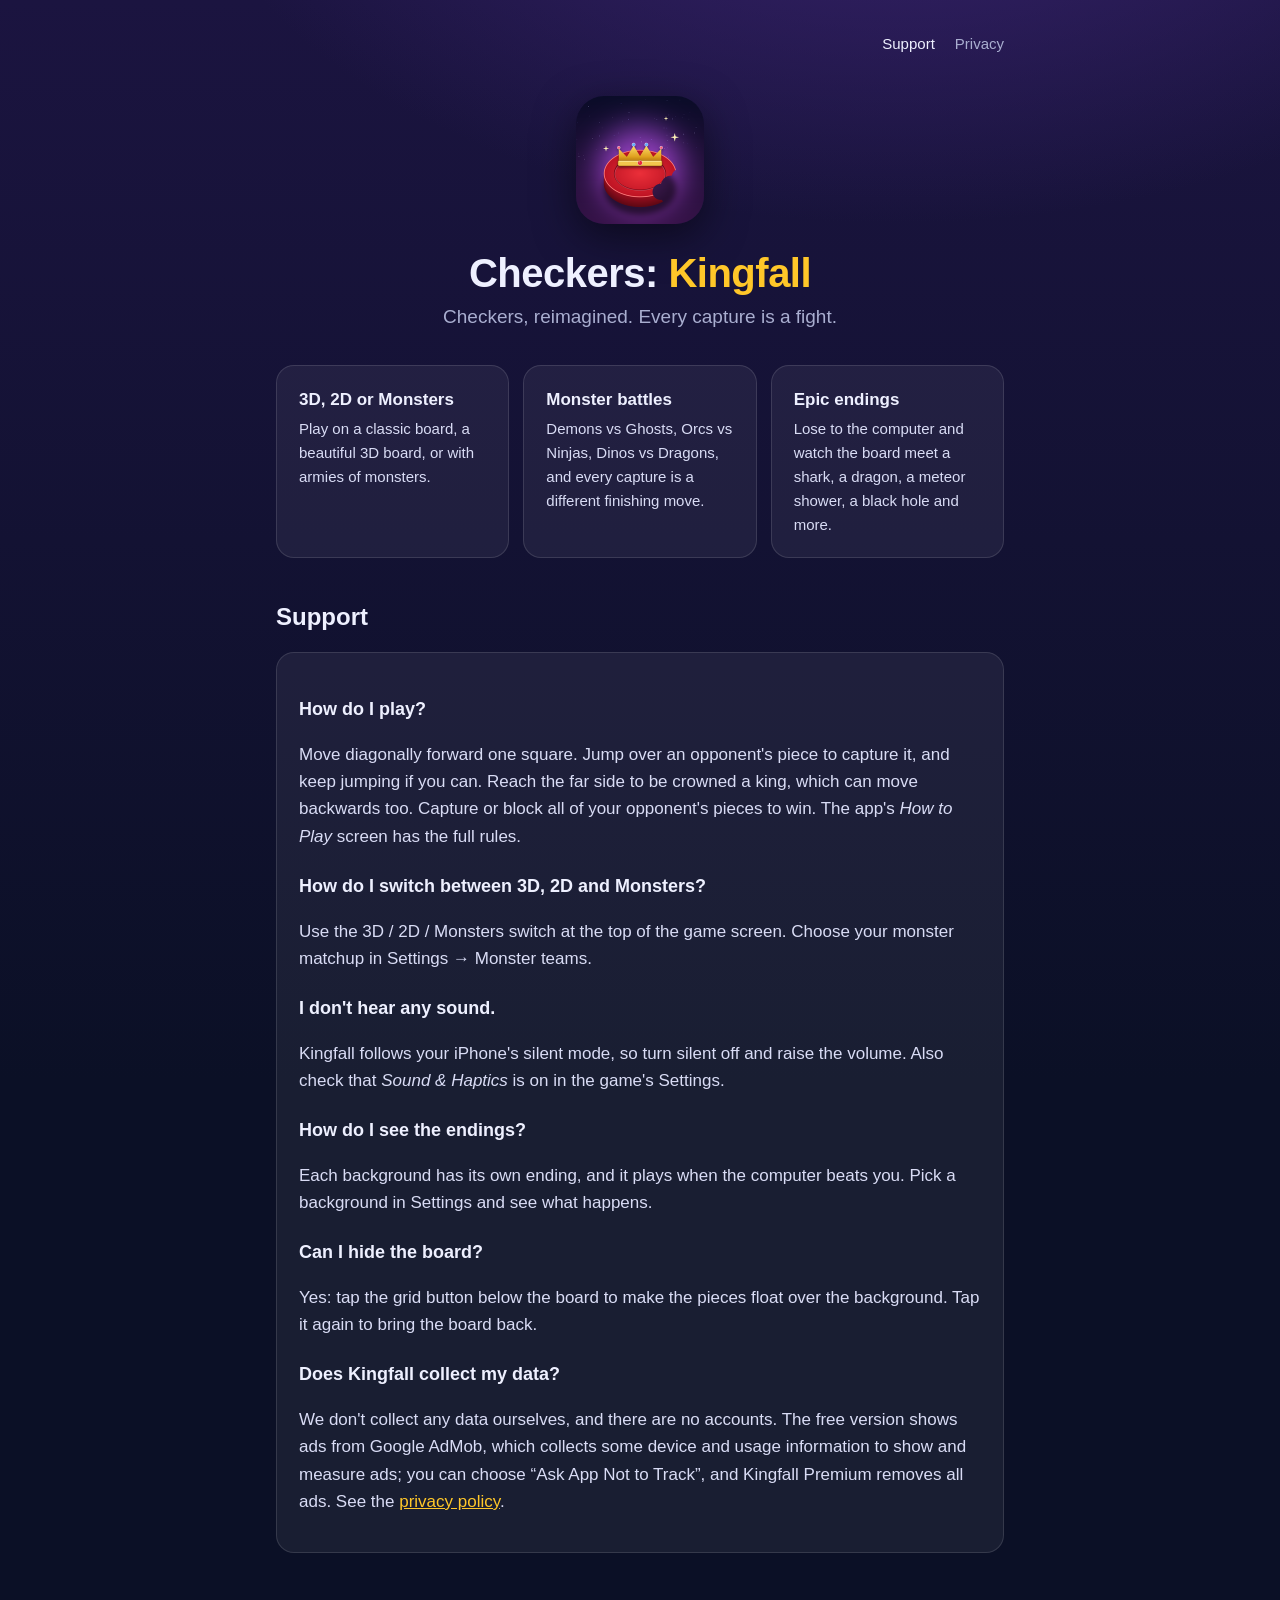
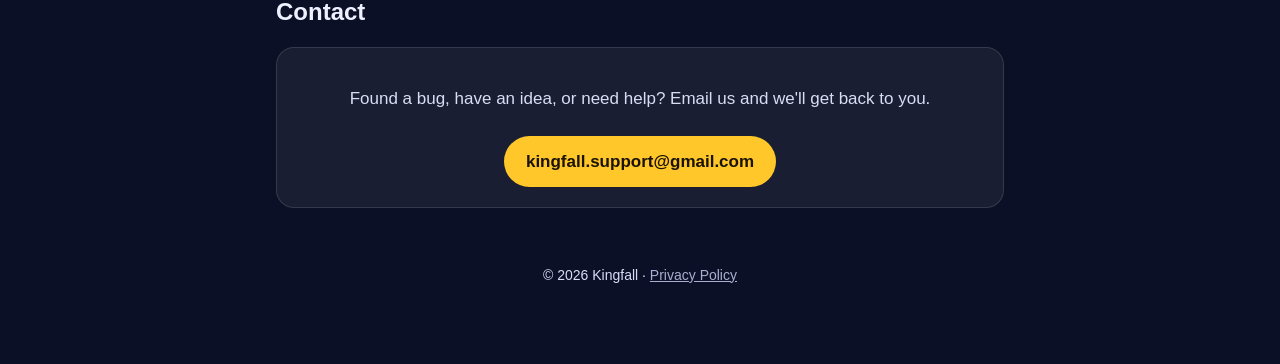
<file: index.html>
<!doctype html>
<html lang="en">
<head>
  <meta charset="utf-8">
  <meta name="viewport" content="width=device-width, initial-scale=1">
  <title>Kingfall: Monster Checkers</title>
  <meta name="description" content="Kingfall is checkers reimagined: 3D boards, monster armies that fight for every capture, and spectacular themed endings. Support and contact.">
  <link rel="icon" href="icon.png">
  <link rel="apple-touch-icon" href="icon.png">
  <link rel="stylesheet" href="style.css">
</head>
<body>
  <div class="wrap">
    <nav><a href="./" aria-current="page">Support</a><a href="privacy.html">Privacy</a></nav>

    <header>
      <img src="icon.png" alt="Kingfall app icon">
      <h1>Checkers: <span>Kingfall</span></h1>
      <p class="tag">Checkers, reimagined. Every capture is a fight.</p>
    </header>

    <div class="features">
      <div class="card"><b>3D, 2D or Monsters</b><p>Play on a classic board, a beautiful 3D board, or with armies of monsters.</p></div>
      <div class="card"><b>Monster battles</b><p>Demons vs Ghosts, Orcs vs Ninjas, Dinos vs Dragons, and every capture is a different finishing move.</p></div>
      <div class="card"><b>Epic endings</b><p>Lose to the computer and watch the board meet a shark, a dragon, a meteor shower, a black hole and more.</p></div>
    </div>

    <h2>Support</h2>
    <div class="card">
      <h3>How do I play?</h3>
      <p>Move diagonally forward one square. Jump over an opponent's piece to capture it, and keep jumping if you can. Reach the far side to be crowned a king, which can move backwards too. Capture or block all of your opponent's pieces to win. The app's <em>How to Play</em> screen has the full rules.</p>

      <h3>How do I switch between 3D, 2D and Monsters?</h3>
      <p>Use the 3D / 2D / Monsters switch at the top of the game screen. Choose your monster matchup in Settings → Monster teams.</p>

      <h3>I don't hear any sound.</h3>
      <p>Kingfall follows your iPhone's silent mode, so turn silent off and raise the volume. Also check that <em>Sound &amp; Haptics</em> is on in the game's Settings.</p>

      <h3>How do I see the endings?</h3>
      <p>Each background has its own ending, and it plays when the computer beats you. Pick a background in Settings and see what happens.</p>

      <h3>Can I hide the board?</h3>
      <p>Yes: tap the grid button below the board to make the pieces float over the background. Tap it again to bring the board back.</p>

      <h3>Does Kingfall collect my data?</h3>
      <p>We don't collect any data ourselves, and there are no accounts. The free version shows ads from Google AdMob, which collects some device and usage information to show and measure ads; you can choose &ldquo;Ask App Not to Track&rdquo;, and Kingfall Premium removes all ads. See the <a href="privacy.html">privacy policy</a>.</p>
    </div>

    <h2>Contact</h2>
    <div class="card contact">
      <p>Found a bug, have an idea, or need help? Email us and we'll get back to you.</p>
      <a class="button" href="mailto:kingfall.support@gmail.com?subject=Kingfall%20support">kingfall.support@gmail.com</a>
    </div>

    <footer>
      <p>© 2026 Kingfall · <a href="privacy.html">Privacy Policy</a></p>
    </footer>
  </div>
</body>
</html>
</file>
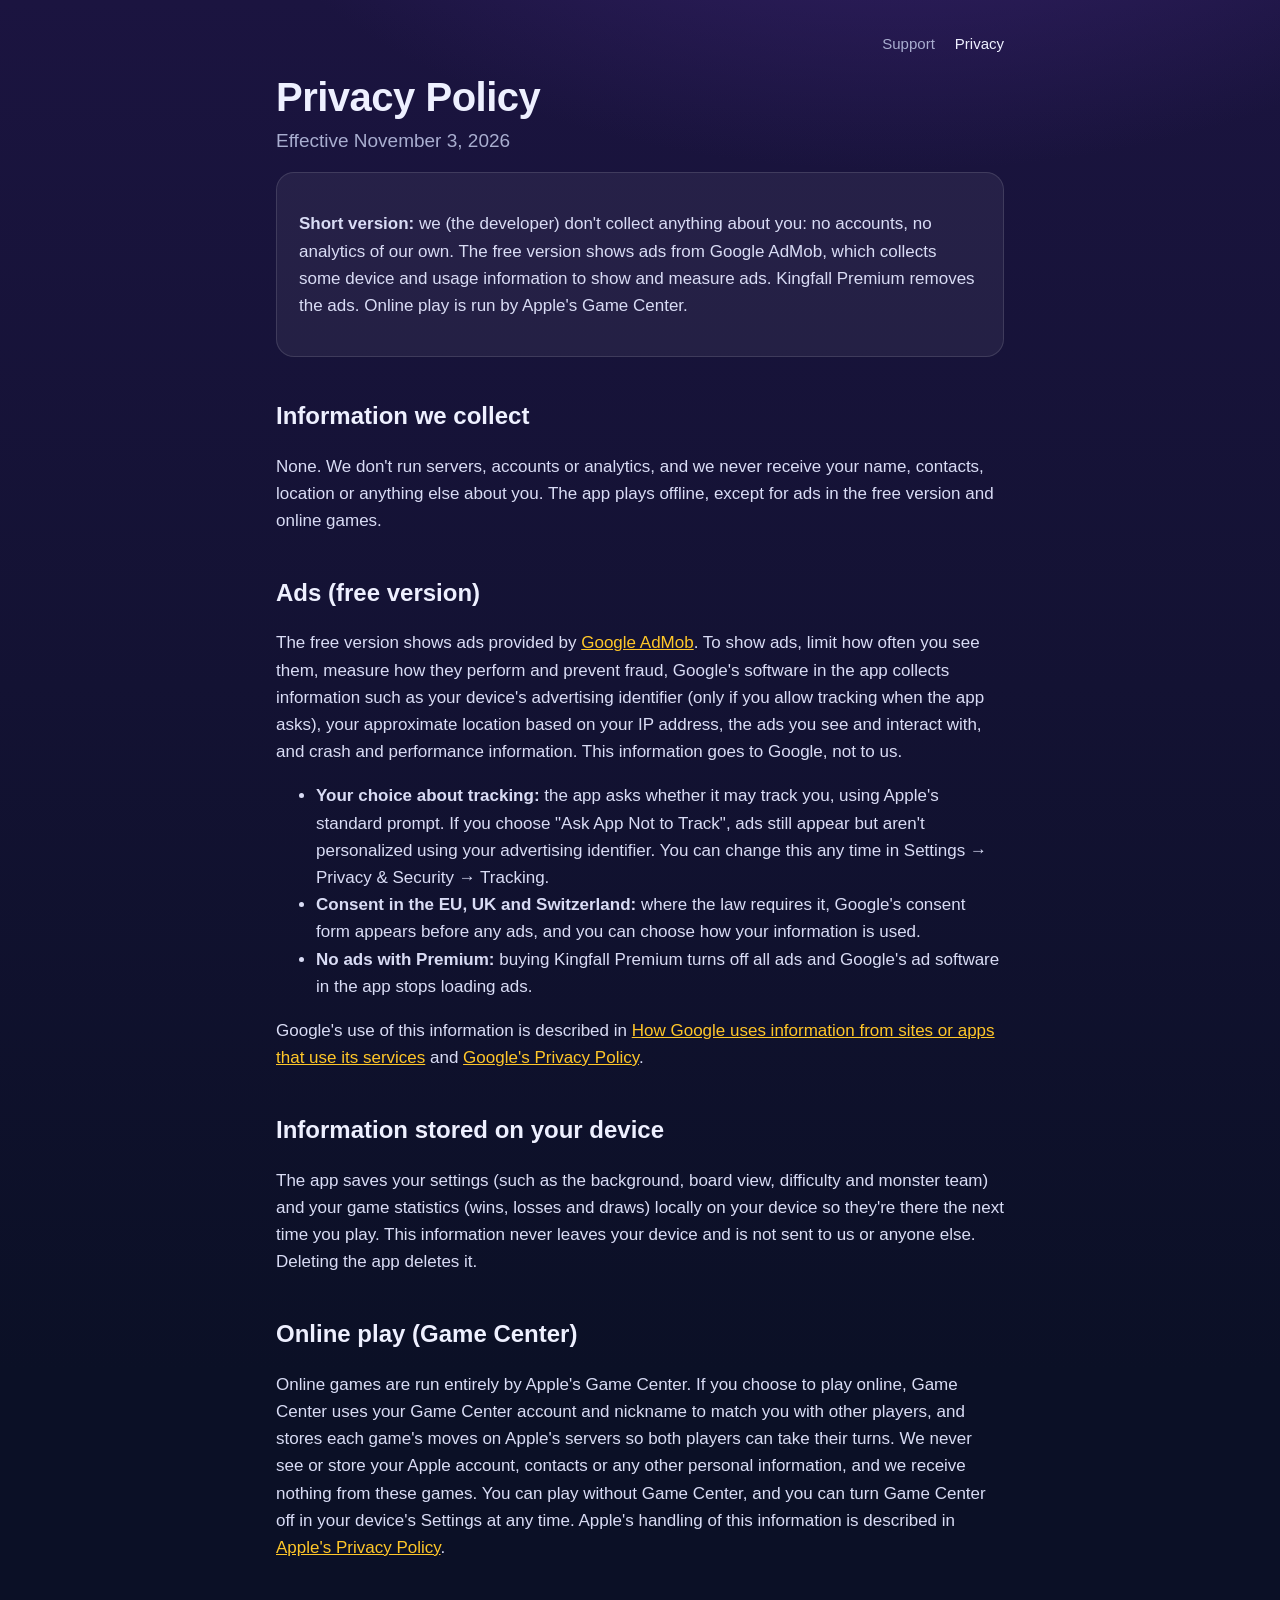
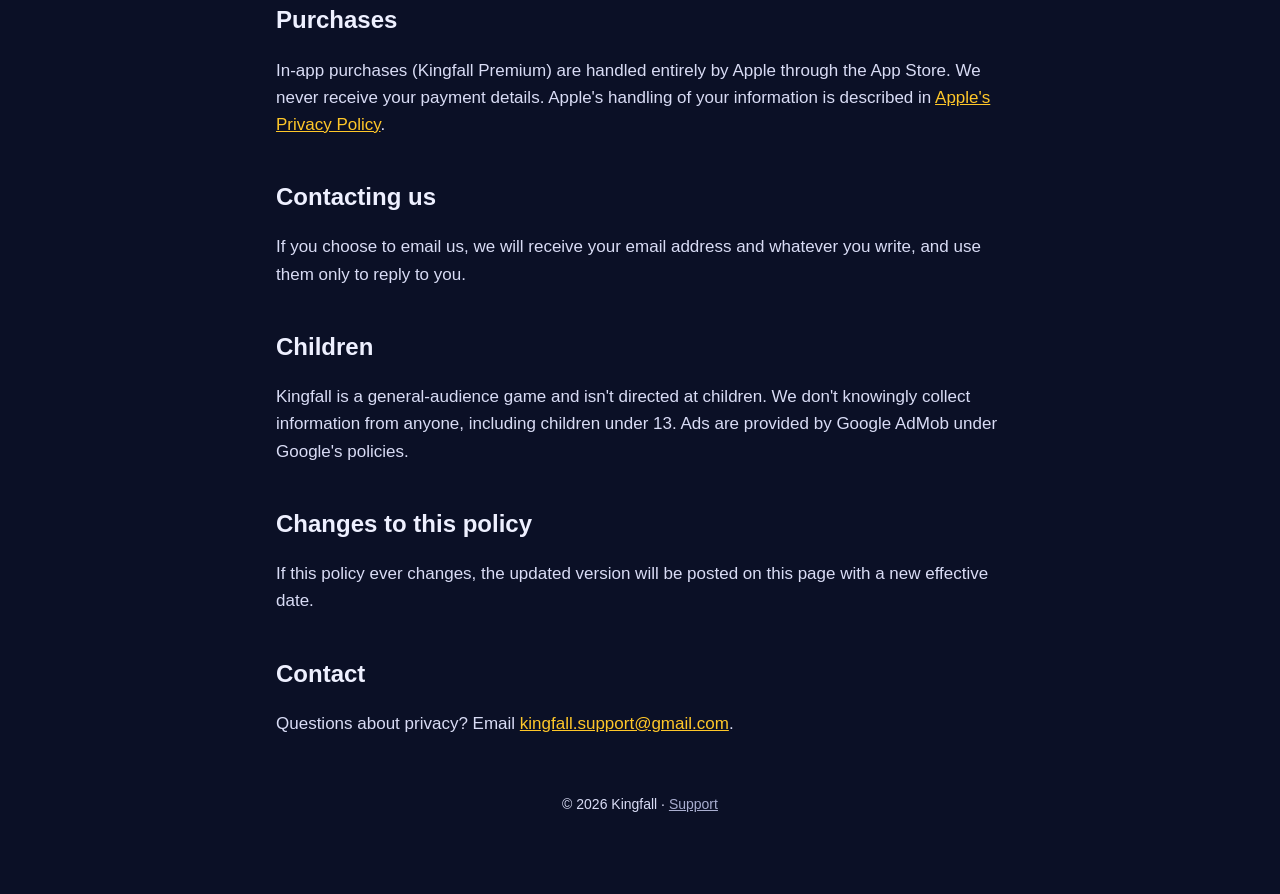
<file: privacy.html>
<!doctype html>
<html lang="en">
<head>
  <meta charset="utf-8">
  <meta name="viewport" content="width=device-width, initial-scale=1">
  <title>Kingfall Privacy Policy</title>
  <meta name="description" content="How Kingfall handles your information: ads by Google AdMob, online play by Apple Game Center, and nothing collected by us.">
  <link rel="icon" href="icon.png">
  <link rel="stylesheet" href="style.css">
</head>
<body>
  <div class="wrap">
    <nav><a href="./">Support</a><a href="privacy.html" aria-current="page">Privacy</a></nav>

    <h1>Privacy Policy</h1>
    <p class="tag">Effective November 3, 2026</p>

    <div class="card">
      <p><strong>Short version:</strong> we (the developer) don't collect anything about you: no accounts, no analytics of our own. The free version shows ads from Google AdMob, which collects some device and usage information to show and measure ads. Kingfall Premium removes the ads. Online play is run by Apple's Game Center.</p>
    </div>

    <h2>Information we collect</h2>
    <p>None. We don't run servers, accounts or analytics, and we never receive your name, contacts, location or anything else about you. The app plays offline, except for ads in the free version and online games.</p>

    <h2>Ads (free version)</h2>
    <p>The free version shows ads provided by <a href="https://admob.google.com/">Google AdMob</a>. To show ads, limit how often you see them, measure how they perform and prevent fraud, Google's software in the app collects information such as your device's advertising identifier (only if you allow tracking when the app asks), your approximate location based on your IP address, the ads you see and interact with, and crash and performance information. This information goes to Google, not to us.</p>
    <ul>
      <li><strong>Your choice about tracking:</strong> the app asks whether it may track you, using Apple's standard prompt. If you choose "Ask App Not to Track", ads still appear but aren't personalized using your advertising identifier. You can change this any time in Settings &rarr; Privacy &amp; Security &rarr; Tracking.</li>
      <li><strong>Consent in the EU, UK and Switzerland:</strong> where the law requires it, Google's consent form appears before any ads, and you can choose how your information is used.</li>
      <li><strong>No ads with Premium:</strong> buying Kingfall Premium turns off all ads and Google's ad software in the app stops loading ads.</li>
    </ul>
    <p>Google's use of this information is described in <a href="https://policies.google.com/technologies/ads">How Google uses information from sites or apps that use its services</a> and <a href="https://policies.google.com/privacy">Google's Privacy Policy</a>.</p>

    <h2>Information stored on your device</h2>
    <p>The app saves your settings (such as the background, board view, difficulty and monster team) and your game statistics (wins, losses and draws) locally on your device so they're there the next time you play. This information never leaves your device and is not sent to us or anyone else. Deleting the app deletes it.</p>

    <h2>Online play (Game Center)</h2>
    <p>Online games are run entirely by Apple's Game Center. If you choose to play online, Game Center uses your Game Center account and nickname to match you with other players, and stores each game's moves on Apple's servers so both players can take their turns. We never see or store your Apple account, contacts or any other personal information, and we receive nothing from these games. You can play without Game Center, and you can turn Game Center off in your device's Settings at any time. Apple's handling of this information is described in <a href="https://www.apple.com/legal/privacy/">Apple's Privacy Policy</a>.</p>

    <h2>Purchases</h2>
    <p>In-app purchases (Kingfall Premium) are handled entirely by Apple through the App Store. We never receive your payment details. Apple's handling of your information is described in <a href="https://www.apple.com/legal/privacy/">Apple's Privacy Policy</a>.</p>

    <h2>Contacting us</h2>
    <p>If you choose to email us, we will receive your email address and whatever you write, and use them only to reply to you.</p>

    <h2>Children</h2>
    <p>Kingfall is a general-audience game and isn't directed at children. We don't knowingly collect information from anyone, including children under 13. Ads are provided by Google AdMob under Google's policies.</p>

    <h2>Changes to this policy</h2>
    <p>If this policy ever changes, the updated version will be posted on this page with a new effective date.</p>

    <h2>Contact</h2>
    <p>Questions about privacy? Email <a href="mailto:kingfall.support@gmail.com">kingfall.support@gmail.com</a>.</p>

    <footer>
      <p>© 2026 Kingfall · <a href="./">Support</a></p>
    </footer>
  </div>
</body>
</html>
</file>
<file: style.css>
:root {
  --bg: #0b1026;
  --bg2: #1b1440;
  --card: rgba(255, 255, 255, 0.06);
  --line: rgba(255, 255, 255, 0.12);
  --text: #eef0ff;
  --muted: #a9aed0;
  --gold: #ffc729;
}
* { box-sizing: border-box; }
html { -webkit-text-size-adjust: 100%; }
body {
  margin: 0;
  color: var(--text);
  background: radial-gradient(1200px 700px at 70% -10%, #3a2470 0%, transparent 60%),
              linear-gradient(180deg, var(--bg2) 0%, var(--bg) 55%);
  background-color: var(--bg);
  min-height: 100vh;
  font: 17px/1.6 -apple-system, BlinkMacSystemFont, "SF Pro Text", "Segoe UI", Roboto, Helvetica, Arial, sans-serif;
}
.wrap { max-width: 760px; margin: 0 auto; padding: 32px 16px 64px; }
nav { display: flex; gap: 20px; justify-content: flex-end; font-size: 15px; }
nav a { color: var(--muted); text-decoration: none; }
nav a:hover, nav a[aria-current] { color: var(--text); }
header { text-align: center; padding: 40px 0 24px; }
header img { width: 128px; height: 128px; border-radius: 28px; box-shadow: 0 12px 40px rgba(0,0,0,.5); }
h1 { font-size: 40px; line-height: 1.15; margin: 18px 0 6px; letter-spacing: -0.5px; }
h1 span { color: var(--gold); }
.tag { color: var(--muted); font-size: 19px; margin: 0; }
h2 { font-size: 24px; margin: 40px 0 12px; }
h3 { font-size: 18px; margin: 22px 0 4px; }
p, li { color: #d9dcf5; }
a { color: var(--gold); }
.card { background: var(--card); border: 1px solid var(--line); border-radius: 18px; padding: 20px 22px; margin: 16px 0; }
.features { display: grid; grid-template-columns: repeat(auto-fit, minmax(200px, 1fr)); gap: 14px; margin-top: 8px; }
.features .card { margin: 0; }
.features b { display: block; color: var(--text); margin-bottom: 4px; }
.features p { margin: 0; font-size: 15px; }
.contact { text-align: center; }
.contact a.button {
  display: inline-block; margin-top: 6px; padding: 12px 22px; border-radius: 999px;
  background: var(--gold); color: #1a1205; font-weight: 600; text-decoration: none;
}
footer { margin-top: 56px; text-align: center; color: var(--muted); font-size: 14px; }
footer a { color: var(--muted); }
@media (max-width: 480px) { h1 { font-size: 32px; } header { padding-top: 24px; } }
</file>
